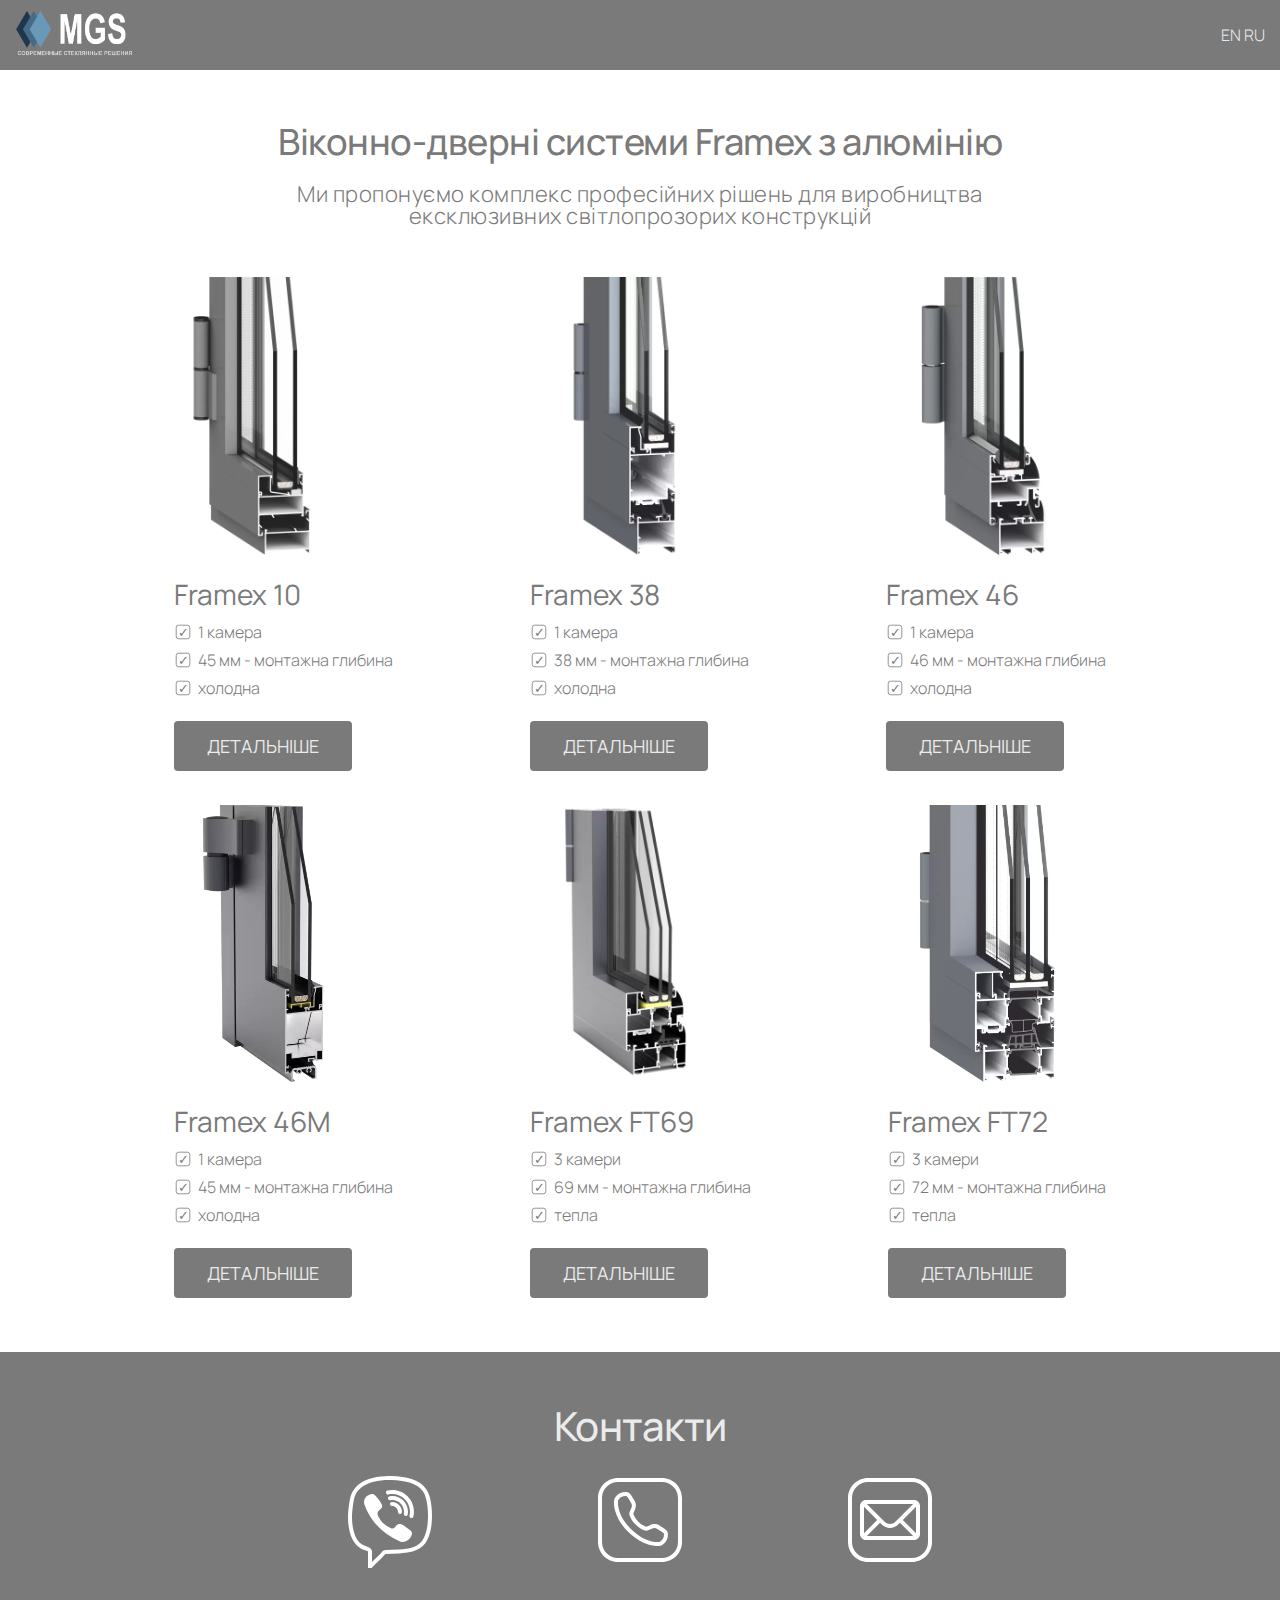
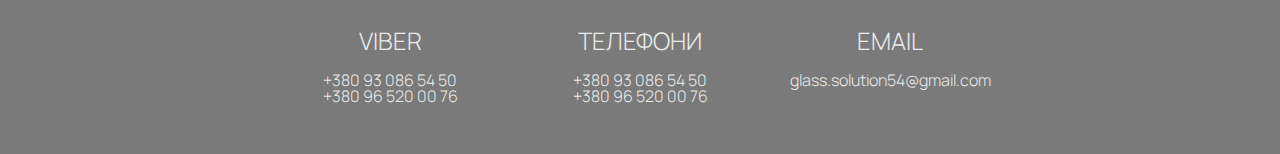
<file: index.html>
<!DOCTYPE html>
<html lang="en">
<head>
  <meta charset="UTF-8">
  <meta http-equiv="X-UA-Compatible" content="IE=edge">
  <meta name="viewport" content="width=device-width, initial-scale=1.0">
  <link href="https://fonts.googleapis.com/css?family=Manrope:300,regular,500&display=swap" rel="stylesheet" />
  <link rel="stylesheet" href="css/style.css">
  <title>MGS Aluminium</title>
</head>
<body>
  <header class="header">
    <div class="header__container">
      <a href="#home"><img class="logo" src="./img/logo-light.png" alt="logo"></a>
      <div class="lang-switchers">
        <span class="en lang-switcher"><a href="./english-version.html">EN</a></span>
        <span class="ru lang-switcher"><a href="./russian-version.html">RU</a></span>
      </div>
    </div>
  </header>
  <main>
    <section class="systems">
      <div class="systems__container">
        <div class="systems__content">
          <h1 class="systems__title">Віконно-дверні системи Framex з алюмінію</h1>
          <p class="systems__text">Ми пропонуємо комплекс професійних рішень для виробництва ексклюзивних світлопрозорих конструкцій</p>
        </div>
        <div class="systems__items items-systems">
          <div class="systems__item systems-item">
            <a href="./pages/framex-10.html">
              <img src="./img/framex-10-window.jpg" alt="Framex 10" class="systems-item__image">
            </a>
            <a href="./pages/framex-10.html"><h3 class="systems-item__title">Framex 10</h3></a>
            <div class="systems-item__characteristics characteristics">
              <p class="characteristics__item">1 камера</p>
              <p class="characteristics__item">45 мм - монтажна глибина</p>
              <p class="characteristics__item">холодна</p>
            </div>
            <a href="./pages/framex-10.html" class="systems-item__button">Детальніше</a>
          </div>
          <div class="systems__item systems-item">
            <a href="./pages/framex-38.html"><img src="./img/framex-38-window.jpg" alt="Framex 38" class="systems-item__image"></a>
            <a href="./pages/framex-38.html"><h3 class="systems-item__title">Framex 38</h3></a>
            <div class="systems-item__characteristics characteristics">
              <p class="characteristics__item">1 камера</p>
              <p class="characteristics__item">38 мм - монтажна глибина</p>
              <p class="characteristics__item">холодна</p>
            </div>
            <a href="./pages/framex-38.html" class="systems-item__button">Детальніше</a>
          </div>
          <div class="systems__item systems-item">
            <a href="./pages/framex-46.html"><img src="./img/framex-46-window.jpg" alt="Framex 46" class="systems-item__image"></a>
            <a href="./pages/framex-46.html"><h3 class="systems-item__title">Framex 46</h3></a>
            <div class="systems-item__characteristics characteristics">
              <p class="characteristics__item">1 камера</p>
              <p class="characteristics__item">46 мм - монтажна глибина</p>
              <p class="characteristics__item">холодна</p>
            </div>
            <a href="./pages/framex-46.html" class="systems-item__button">Детальніше</a>
          </div>
          <div class="systems__item systems-item">
            <a href="./pages/framex-46-m.html"><img src="./img/framex-46m.jpg" alt="Framex 46M" class="systems-item__image"></a>
            <a href="./pages/framex-46-m.html"><h3 class="systems-item__title">Framex 46M</h3></a>
            <div class="systems-item__characteristics characteristics">
              <p class="characteristics__item">1 камера</p>
              <p class="characteristics__item">45 мм - монтажна глибина</p>
              <p class="characteristics__item">холодна</p>
            </div>
            <a href="./pages/framex-46-m.html" class="systems-item__button">Детальніше</a>
          </div>
          <div class="systems__item systems-item">
            <a href="./pages/framex-FT-69.html"><img src="./img/framex-ft69-window.jpg" alt="Framex FT69" class="systems-item__image"></a>
            <a href="./pages/framex-FT-69.html"><h3 class="systems-item__title">Framex FT69</h3></a>
            <div class="systems-item__characteristics characteristics">
              <p class="characteristics__item">3 камери</p>
              <p class="characteristics__item">69 мм - монтажна глибина</p>
              <p class="characteristics__item">тепла</p>
            </div>
            <a href="./pages/framex-FT-69.html" class="systems-item__button">Детальніше</a>
          </div>
          <div class="systems__item systems-item">
            <a href="./pages/framex-FT-72.html"><img src="./img/framex-ft72-window.jpg" alt="Framex FT72" class="systems-item__image"></a>
            <a href="./pages/framex-FT-72.html"><h3 class="systems-item__title">Framex FT72</h3></a>
            <div class="systems-item__characteristics characteristics">
              <p class="characteristics__item">3 камери</p>
              <p class="characteristics__item">72 мм - монтажна глибина</p>
              <p class="characteristics__item">тепла</p>
            </div>
            <a href="./pages/framex-FT-72.html" class="systems-item__button">Детальніше</a>
          </div>
        </div>
        <!-- <div class="systems__slider slider-systems">
          <div class="slider-systems__items">
            <div class="slider-systems__item slider-item">
              <img src="./img/01-window.jpg" alt="Framex 46" class="slider-item__image">
              <div class="slider-item__content">
                <div class="slider-item__text">
                  <h3 class="slider-item__title">Framex 46</h3>
                  <p class="slider-item__text">Холодна віконно-дверна система, яка призначена для виготовлення вікон, дверей в неопалюваних приміщеннях або для створення внутрішніх перегородок в офісах, в комерційних будівлях або в житлових будівлях.</p>
                </div>
                <div class="slider-item__characteristics characteristics">
                  <div class="characterictics__item item-characterictic">
                    <p class="item-characterictic__name">Звукоізоляція</p>
                    <div class="item-characteristic__range">
                      <span style="width: 50%"></span>
                    </div>
                  </div>
                  <div class="characterictics__item item-characterictic">
                    <p class="item-characterictic__name">Енергоефективність</p>
                    <div class="item-characteristic__range">
                      <span style="width: 0%"></span>
                    </div>
                  </div>
                  <div class="characterictics__item item-characterictic">
                    <p class="item-characterictic__name">Ціна</p>
                    <div class="item-characteristic__range">
                      <span style="width: 70%"></span>
                    </div>
                  </div>
                </div>
                <div class="slider-item__features">
                  
                </div>
              </div>
            </div>
          </div>
          <div class="slider-systems__switchers switchers">
            <span class="switchers__switcher switcher-active"></span>
            <span class="switchers__switcher"></span>
            <span class="switchers__switcher"></span>
            <span class="switchers__switcher"></span>
            <span class="switchers__switcher"></span>
          </div>
        </div> -->
      </div>
    </section>
  </main>
  <footer class="contacts">
    <div class="contacts__container">
      <div class="contacts__text">
        <h2 class="contacts__title text-light">Контакти</h2>
      </div>
      <div class="contacts__items">
        <div class="contacts__item contacts-item">
          <img src="img/viber-icon.svg" alt="viber" class="contacts-item__icon">
          <h3>Viber</h3>
          <p><a class="contacts-item__link"  href="viber://chat?number=%2B380930865450">+380 93 086 54 50</a><br><a class="contacts-item__link"  href="viber://chat?number=%2B380965200076">+380 96 520 00 76</a></p>
        </div>
        <div class="contacts__item contacts-item">
          <img src="img/phone-icon.svg" alt="phone" class="contacts-item__icon">
          <h3>Телефони</h3>
          <p><a class="contacts-item__link" href="tel:+380930865450">+380 93 086 54 50</a><br><a class="contacts-item__link" href="tel:+380965200076">+380 96 520 00 76</a></p>
        </div>
        <div class="contacts__item contacts-item">
          <img src="img/mail-icon.svg" alt="mail" class="contacts-item__icon">
          <h3>Email</h3>
          <p><a class="contacts-item__link" href="mailto:glass.solution54@gmail.com">glass.solution54@gmail.com</a></p>
        </div>
      </div>
    </div>
  </footer>
</body>
</html>
</file>
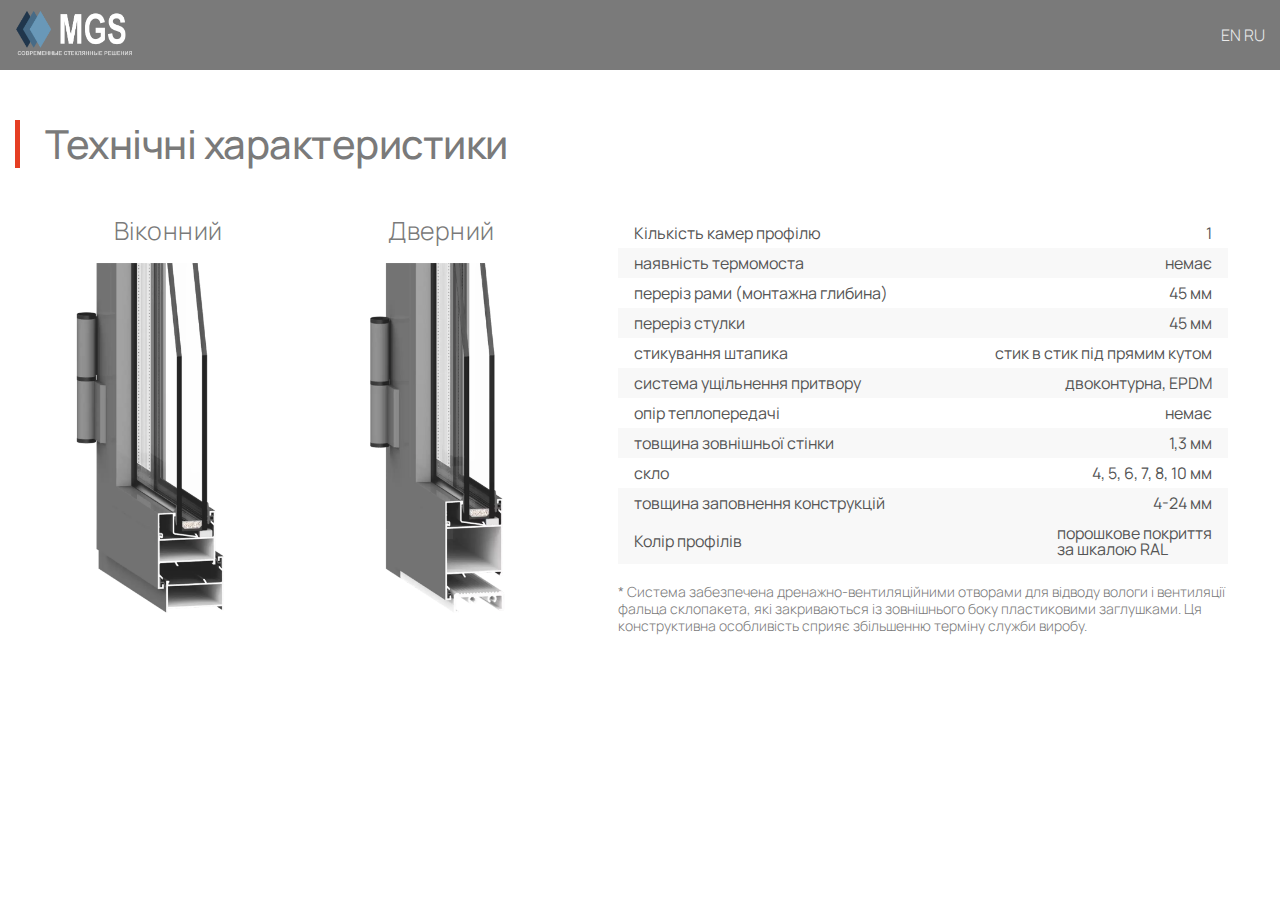
<file: pages/framex-10.html>
<!DOCTYPE html>
<html lang="en">
<head>
  <meta charset="UTF-8">
  <meta http-equiv="X-UA-Compatible" content="IE=edge">
  <meta name="viewport" content="width=device-width, initial-scale=1.0">
  <link href="https://fonts.googleapis.com/css?family=Manrope:300,regular,500&display=swap" rel="stylesheet" />
  <link rel="stylesheet" href="../css/item.css">
  <title>Framex 10</title>
</head>
<body>
  <header class="header">
    <div class="header__container">
      <a href="../index.html"><img class="logo" src="../img/logo-light.png" alt="logo"></a>
      <div class="lang-switchers">
        <span class="en lang-switcher"><a href="./english-version.html">EN</a></span>
        <span class="ru lang-switcher"><a href="./russian-version.html">RU</a></span>
      </div>
    </div>
  </header>
  <main>
    <section class="characteristics">
      <div class="characteristics__container">
        <h2 class="characteristics__title">Технічні характеристики</h2>
        <div class="characteristics__main">
          <div class="characterictics__cards">
            <div class="characteristics__card">
              <h3 class="card__title">Віконний</h3>
              <img src="../img/framex-10-window.jpg" alt="framex 10 window" class="card__image">
            </div>
            <div class="characteristics__card">
              <h3 class="card__title">Дверний</h3>
              <img src="../img/framex-10-door.jpg" alt="framex 10 door" class="card__image">
            </div>
          </div>
          <div class="characteristics__content">
            <div class="characteristics__item item-characteristic">
              <span class="item-characteristic__title">Кількість камер профілю</span>
              <span class="item-characteristic__value">1</span>
            </div>
            <div class="characteristics__item item-characteristic">
              <span class="item-characteristic__title">наявність термомоста</span>
              <span class="item-characteristic__value">немає</span>
            </div>
            <div class="characteristics__item item-characteristic">
              <span class="item-characteristic__title">переріз рами (монтажна глибина)</span>
              <span class="item-characteristic__value">45 мм</span>
            </div>
            <div class="characteristics__item item-characteristic">
              <span class="item-characteristic__title">переріз стулки</span>
              <span class="item-characteristic__value">45 мм</span>
            </div>
            <div class="characteristics__item item-characteristic">
              <span class="item-characteristic__title">стикування штапика</span>
              <span class="item-characteristic__value">стик в стик під прямим кутом</span>
            </div>
            <div class="characteristics__item item-characteristic">
              <span class="item-characteristic__title">система ущільнення притвору</span>
              <span class="item-characteristic__value">двоконтурна, EPDM</span>
            </div>
            <div class="characteristics__item item-characteristic">
              <span class="item-characteristic__title">опір теплопередачі</span>
              <span class="item-characteristic__value">немає</span>
            </div>
            <div class="characteristics__item item-characteristic">
              <span class="item-characteristic__title">товщина зовнішньої стінки</span>
              <span class="item-characteristic__value">1,3 мм</span>
            </div>
            <div class="characteristics__item item-characteristic">
              <span class="item-characteristic__title">скло</span>
              <span class="item-characteristic__value">4, 5, 6, 7, 8, 10 мм</span>
            </div>
            <div class="characteristics__item item-characteristic">
              <span class="item-characteristic__title">товщина заповнення конструкцій</span>
              <span class="item-characteristic__value">4-24 мм</span>
            </div>
            <div class="characteristics__item item-characteristic">
              <span class="item-characteristic__title">Колір профілів</span>
              <span class="item-characteristic__value">порошкове покриття <br>за шкалою RAL</span>
            </div>
            <p class="characteristics__specification">
              * Cистема забезпечена дренажно-вентиляційними отворами для відводу вологи і вентиляції
               фальца склопакета, які закриваються із зовнішнього боку пластиковими заглушками. Ця 
               конструктивна особливість сприяє збільшенню терміну служби виробу.
            </p>
          </div>
        </div>
      </div>
    </section>
  </main>
</body>
</html>
</file>
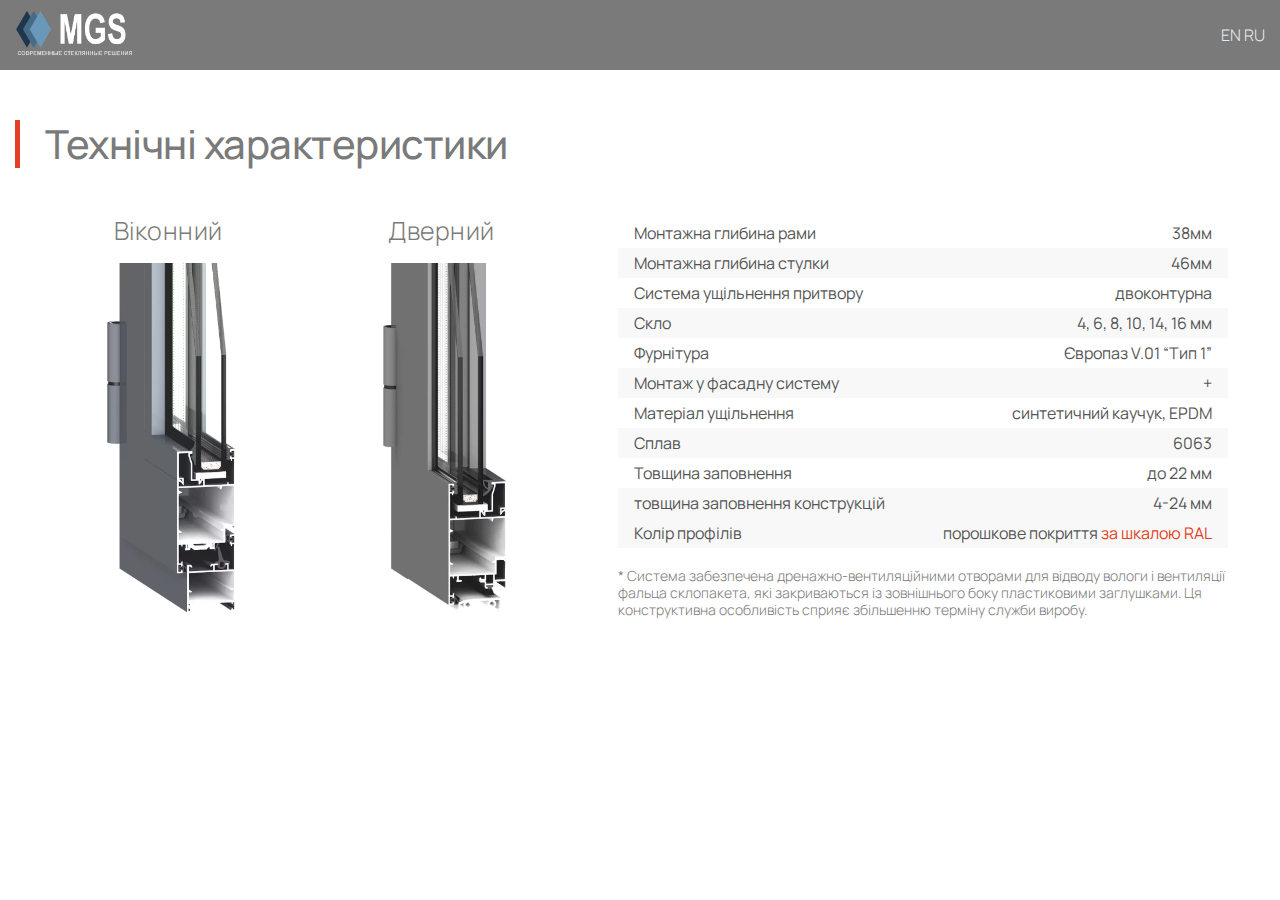
<file: pages/framex-38.html>
<!DOCTYPE html>
<html lang="en">
<head>
  <meta charset="UTF-8">
  <meta http-equiv="X-UA-Compatible" content="IE=edge">
  <meta name="viewport" content="width=device-width, initial-scale=1.0">
  <link href="https://fonts.googleapis.com/css?family=Manrope:300,regular,500&display=swap" rel="stylesheet" />
  <link rel="stylesheet" href="../css/item.css">
  <title>Framex 38</title>
</head>
<body>
  <header class="header">
    <div class="header__container">
      <a href="../index.html"><img class="logo" src="../img/logo-light.png" alt="logo"></a>
      <div class="lang-switchers">
        <span class="en lang-switcher"><a href="./english-version.html">EN</a></span>
        <span class="ru lang-switcher"><a href="./russian-version.html">RU</a></span>
      </div>
    </div>
  </header>
  <main>
    <section class="characteristics">
      <div class="characteristics__container">
        <h2 class="characteristics__title">Технічні характеристики</h2>
        <div class="characteristics__main">
          <div class="characterictics__cards">
            <div class="characteristics__card">
              <h3 class="card__title">Віконний</h3>
              <img src="../img/framex-38-window.jpg" alt="framex 38 window" class="card__image">
            </div>
            <div class="characteristics__card">
              <h3 class="card__title">Дверний</h3>
              <img src="../img/framex-38-door.jpg" alt="framex 38 door" class="card__image">
            </div>
          </div>
          <div class="characteristics__content">
            <div class="characteristics__item item-characteristic">
              <span class="item-characteristic__title">Монтажна глибина рами</span>
              <span class="item-characteristic__value">38мм</span>
            </div>
            <div class="characteristics__item item-characteristic">
              <span class="item-characteristic__title">Монтажна глибина стулки</span>
              <span class="item-characteristic__value">46мм</span>
            </div>
            <div class="characteristics__item item-characteristic">
              <span class="item-characteristic__title">Система ущільнення притвору</span>
              <span class="item-characteristic__value">двоконтурна</span>
            </div>
            <div class="characteristics__item item-characteristic">
              <span class="item-characteristic__title">Скло</span>
              <span class="item-characteristic__value">4, 6, 8, 10, 14, 16 мм</span>
            </div>
            <div class="characteristics__item item-characteristic">
              <span class="item-characteristic__title">Фурнітура</span>
              <span class="item-characteristic__value">Європаз V.01 “Тип 1”</span>
            </div>
            <div class="characteristics__item item-characteristic">
              <span class="item-characteristic__title">Монтаж у фасадну систему</span>
              <span class="item-characteristic__value">+</span>
            </div>
            <div class="characteristics__item item-characteristic">
              <span class="item-characteristic__title">Матеріал ущільнення</span>
              <span class="item-characteristic__value">синтетичний каучук, EPDM</span>
            </div>
            <div class="characteristics__item item-characteristic">
              <span class="item-characteristic__title">Сплав</span>
              <span class="item-characteristic__value">6063</span>
            </div>
            <div class="characteristics__item item-characteristic">
              <span class="item-characteristic__title">Товщина заповнення</span>
              <span class="item-characteristic__value">до 22 мм</span>
            </div>
            <div class="characteristics__item item-characteristic">
              <span class="item-characteristic__title">товщина заповнення конструкцій</span>
              <span class="item-characteristic__value">4-24 мм</span>
            </div>
            <div class="characteristics__item item-characteristic">
              <span class="item-characteristic__title">Колір профілів</span>
              <span class="item-characteristic__value">порошкове покриття <span style="color: #e53e23">за шкалою RAL</span></span>
            </div>
            <p class="characteristics__specification">
              * Cистема забезпечена дренажно-вентиляційними отворами для відводу вологи і вентиляції
               фальца склопакета, які закриваються із зовнішнього боку пластиковими заглушками. Ця 
               конструктивна особливість сприяє збільшенню терміну служби виробу.
            </p>
          </div>
        </div>
      </div>
    </section>
  </main>
</body>
</html>
</file>
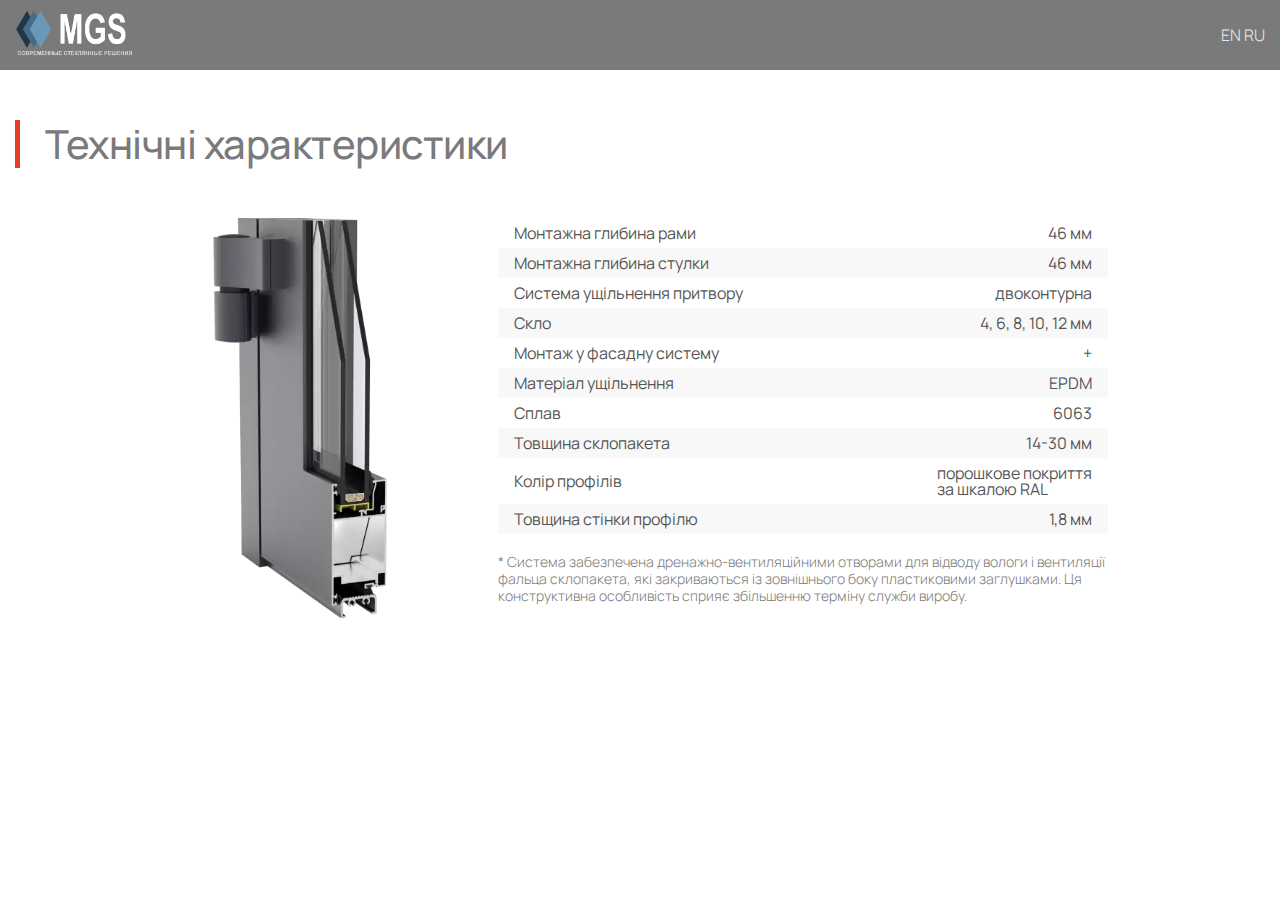
<file: pages/framex-46-m.html>
<!DOCTYPE html>
<html lang="en">
<head>
  <meta charset="UTF-8">
  <meta http-equiv="X-UA-Compatible" content="IE=edge">
  <meta name="viewport" content="width=device-width, initial-scale=1.0">
  <link href="https://fonts.googleapis.com/css?family=Manrope:300,regular,500&display=swap" rel="stylesheet" />
  <link rel="stylesheet" href="../css/item.css">
  <title>Framex 46M</title>
</head>
<body>
  <header class="header">
    <div class="header__container">
      <a href="../index.html"><img class="logo" src="../img/logo-light.png" alt="logo"></a>
      <div class="lang-switchers">
        <span class="en lang-switcher"><a href="./english-version.html">EN</a></span>
        <span class="ru lang-switcher"><a href="./russian-version.html">RU</a></span>
      </div>
    </div>
  </header>
  <main>
    <section class="characteristics">
      <div class="characteristics__container">
        <h2 class="characteristics__title">Технічні характеристики</h2>
        <div class="characteristics__main">
          <div class="characterictics__cards">
            <div class="characteristics__card">
              <img src="../img/framex-46m.jpg" alt="framex 46m" class="card__image card__image-big">
            </div>
          </div>
          <div class="characteristics__content">
            <div class="characteristics__item item-characteristic">
              <span class="item-characteristic__title">Монтажна глибина рами</span>
              <span class="item-characteristic__value">46 мм</span>
            </div>
            <div class="characteristics__item item-characteristic">
              <span class="item-characteristic__title">Монтажна глибина стулки</span>
              <span class="item-characteristic__value">46 мм</span>
            </div>
            <div class="characteristics__item item-characteristic">
              <span class="item-characteristic__title">Система ущільнення притвору</span>
              <span class="item-characteristic__value">двоконтурна</span>
            </div>
            <div class="characteristics__item item-characteristic">
              <span class="item-characteristic__title">Скло</span>
              <span class="item-characteristic__value">4, 6, 8, 10, 12 мм</span>
            </div>
            <div class="characteristics__item item-characteristic">
              <span class="item-characteristic__title">Монтаж у фасадну систему</span>
              <span class="item-characteristic__value">+</span>
            </div>
            <div class="characteristics__item item-characteristic">
              <span class="item-characteristic__title">Матеріал ущільнення</span>
              <span class="item-characteristic__value">EPDM</span>
            </div>
            <div class="characteristics__item item-characteristic">
              <span class="item-characteristic__title">Сплав</span>
              <span class="item-characteristic__value">6063</span>
            </div>
            <div class="characteristics__item item-characteristic">
              <span class="item-characteristic__title">Товщина склопакета</span>
              <span class="item-characteristic__value">14-30 мм</span>
            </div>
            <div class="characteristics__item item-characteristic">
              <span class="item-characteristic__title">Колір профілів</span>
              <span class="item-characteristic__value">порошкове покриття <br>за шкалою RAL</span>
            </div>
            <div class="characteristics__item item-characteristic">
              <span class="item-characteristic__title">Товщина стінки профілю</span>
              <span class="item-characteristic__value">1,8 мм</span>
            </div>
            <p class="characteristics__specification">
              * Cистема забезпечена дренажно-вентиляційними отворами для відводу вологи і вентиляції
               фальца склопакета, які закриваються із зовнішнього боку пластиковими заглушками. Ця 
               конструктивна особливість сприяє збільшенню терміну служби виробу.
            </p>
          </div>
        </div>
      </div>
    </section>
  </main>
</body>
</html>
</file>
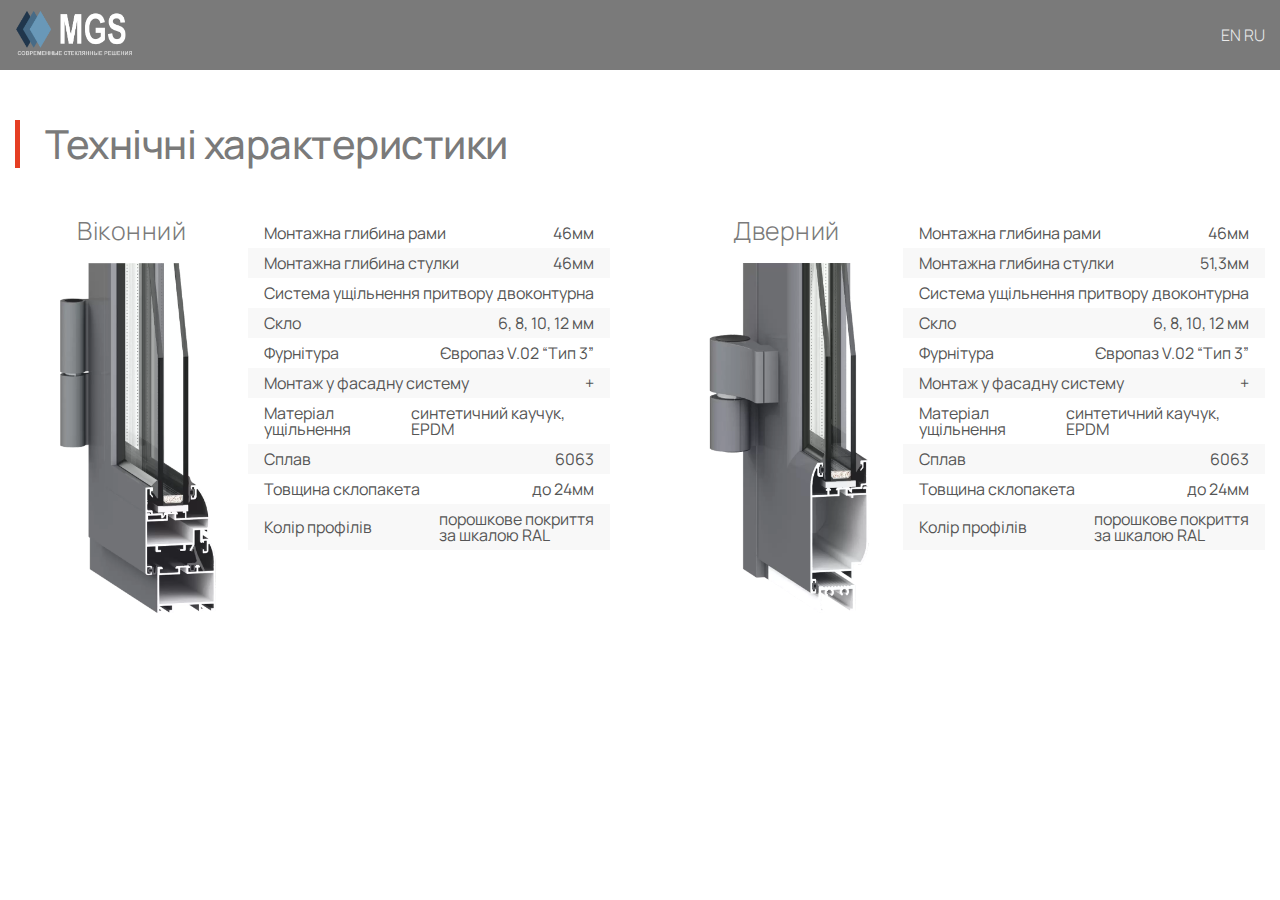
<file: pages/framex-46.html>
<!DOCTYPE html>
<html lang="en">
<head>
  <meta charset="UTF-8">
  <meta http-equiv="X-UA-Compatible" content="IE=edge">
  <meta name="viewport" content="width=device-width, initial-scale=1.0">
  <link href="https://fonts.googleapis.com/css?family=Manrope:300,regular,500&display=swap" rel="stylesheet" />
  <link rel="stylesheet" href="../css/item.css">
  <title>Framex 46</title>
</head>
<body>
  <header class="header">
    <div class="header__container">
      <a href="../index.html"><img class="logo" src="../img/logo-light.png" alt="logo"></a>
      <div class="lang-switchers">
        <span class="en lang-switcher"><a href="./english-version.html">EN</a></span>
        <span class="ru lang-switcher"><a href="./russian-version.html">RU</a></span>
      </div>
    </div>
  </header>
  <main>
    <section class="characteristics">
      <div class="characteristics__container">
        <h2 class="characteristics__title">Технічні характеристики</h2>
        <div class="characteristics__main characteristics__main-double">
          <div class="characteristics__half">
            <div class="characterictics__cards">
              <div class="characteristics__card">
                <h3 class="card__title">Віконний</h3>
                <img src="../img/framex-46-window.jpg" alt="framex 46 window" class="card__image">
              </div>
            </div>
            <div class="characteristics__content">
              <div class="characteristics__item item-characteristic">
                <span class="item-characteristic__title">Монтажна глибина рами</span>
                <span class="item-characteristic__value">46мм</span>
              </div>
              <div class="characteristics__item item-characteristic">
                <span class="item-characteristic__title">Монтажна глибина стулки</span>
                <span class="item-characteristic__value">46мм</span>
              </div>
              <div class="characteristics__item item-characteristic">
                <span class="item-characteristic__title">Система ущільнення притвору</span>
                <span class="item-characteristic__value">двоконтурна</span>
              </div>
              <div class="characteristics__item item-characteristic">
                <span class="item-characteristic__title">Скло</span>
                <span class="item-characteristic__value">6, 8, 10, 12 мм</span>
              </div>
              <div class="characteristics__item item-characteristic">
                <span class="item-characteristic__title">Фурнітура</span>
                <span class="item-characteristic__value">Європаз V.02 “Тип 3”</span>
              </div>
              <div class="characteristics__item item-characteristic">
                <span class="item-characteristic__title">Монтаж у фасадну систему</span>
                <span class="item-characteristic__value">+</span>
              </div>
              <div class="characteristics__item item-characteristic">
                <span class="item-characteristic__title">Матеріал ущільнення</span>
                <span class="item-characteristic__value">синтетичний каучук, EPDM</span>
              </div>
              <div class="characteristics__item item-characteristic">
                <span class="item-characteristic__title">Сплав</span>
                <span class="item-characteristic__value">6063</span>
              </div>
              <div class="characteristics__item item-characteristic">
                <span class="item-characteristic__title">Товщина склопакета</span>
                <span class="item-characteristic__value">до 24мм</span>
              </div>
              <div class="characteristics__item item-characteristic">
                <span class="item-characteristic__title">Колір профілів</span>
                <span class="item-characteristic__value">порошкове покриття <br>за шкалою RAL</span>
              </div>
            </div>
          </div>
          <div class="characteristics__half">
            <div class="characterictics__cards">
              <div class="characteristics__card">
                <h3 class="card__title">Дверний</h3>
                <img src="../img/framex-46-door.jpg" alt="framex 46 door" class="card__image">
              </div>
            </div>
            <div class="characteristics__content">
              <div class="characteristics__item item-characteristic">
                <span class="item-characteristic__title">Монтажна глибина рами</span>
                <span class="item-characteristic__value">46мм</span>
              </div>
              <div class="characteristics__item item-characteristic">
                <span class="item-characteristic__title">Монтажна глибина стулки</span>
                <span class="item-characteristic__value">51,3мм</span>
              </div>
              <div class="characteristics__item item-characteristic">
                <span class="item-characteristic__title">Система ущільнення притвору</span>
                <span class="item-characteristic__value">двоконтурна</span>
              </div>
              <div class="characteristics__item item-characteristic">
                <span class="item-characteristic__title">Скло</span>
                <span class="item-characteristic__value">6, 8, 10, 12 мм</span>
              </div>
              <div class="characteristics__item item-characteristic">
                <span class="item-characteristic__title">Фурнітура</span>
                <span class="item-characteristic__value">Європаз V.02 “Тип 3”</span>
              </div>
              <div class="characteristics__item item-characteristic">
                <span class="item-characteristic__title">Монтаж у фасадну систему</span>
                <span class="item-characteristic__value">+</span>
              </div>
              <div class="characteristics__item item-characteristic">
                <span class="item-characteristic__title">Матеріал ущільнення</span>
                <span class="item-characteristic__value">синтетичний каучук, EPDM</span>
              </div>
              <div class="characteristics__item item-characteristic">
                <span class="item-characteristic__title">Сплав</span>
                <span class="item-characteristic__value">6063</span>
              </div>
              <div class="characteristics__item item-characteristic">
                <span class="item-characteristic__title">Товщина склопакета</span>
                <span class="item-characteristic__value">до 24мм</span>
              </div>
              <div class="characteristics__item item-characteristic">
                <span class="item-characteristic__title">Колір профілів</span>
                <span class="item-characteristic__value">порошкове покриття <br>за шкалою RAL</span>
              </div>
            </div>
          </div>
        </div>
      </div>
    </section>
  </main>
</body>
</html>
</file>
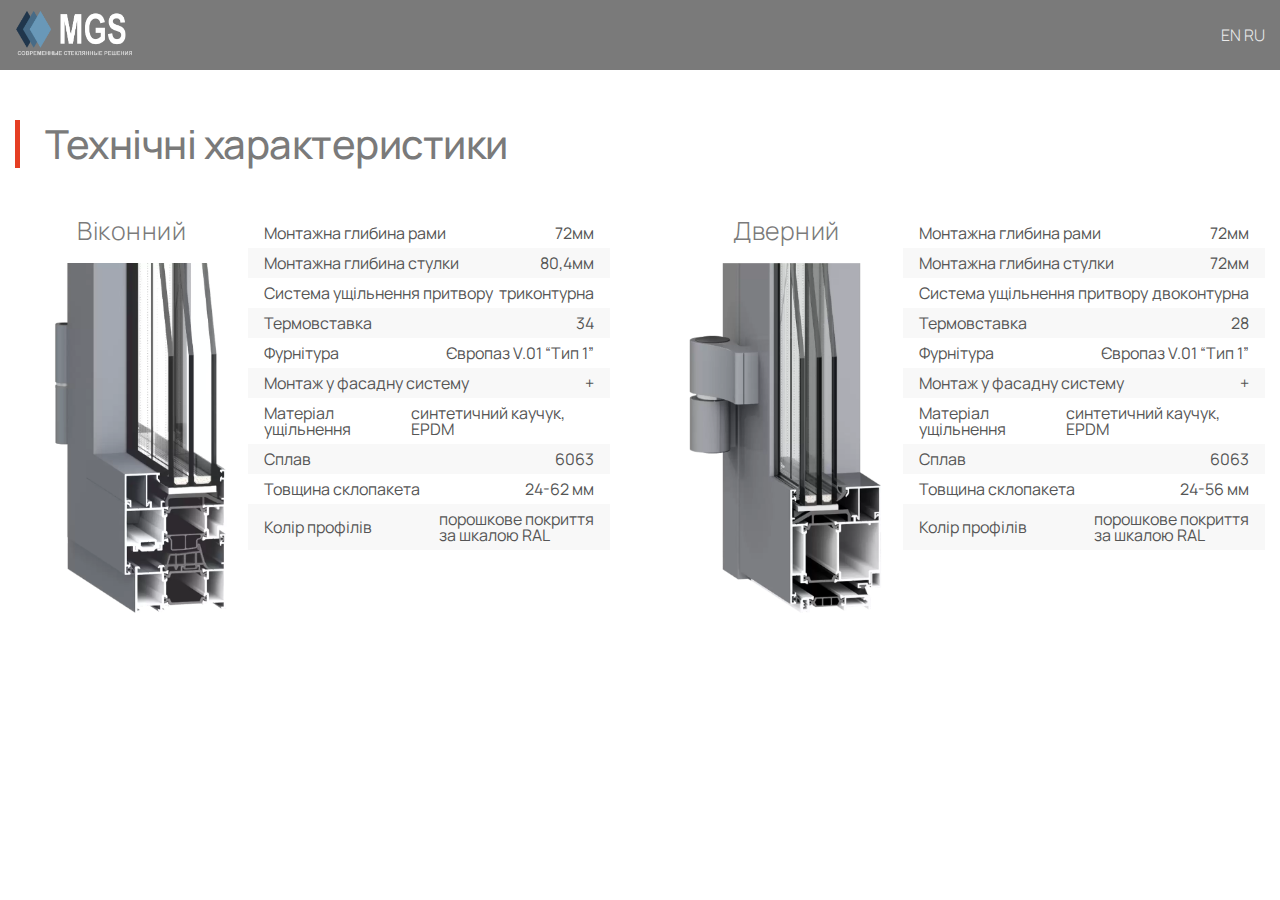
<file: pages/framex-FT-72.html>
<!DOCTYPE html>
<html lang="en">
<head>
  <meta charset="UTF-8">
  <meta http-equiv="X-UA-Compatible" content="IE=edge">
  <meta name="viewport" content="width=device-width, initial-scale=1.0">
  <link href="https://fonts.googleapis.com/css?family=Manrope:300,regular,500&display=swap" rel="stylesheet" />
  <link rel="stylesheet" href="../css/item.css">
  <title>Framex FT&@</title>
</head>
<body>
  <header class="header">
    <div class="header__container">
      <a href="../index.html"><img class="logo" src="../img/logo-light.png" alt="logo"></a>
      <div class="lang-switchers">
        <span class="en lang-switcher"><a href="./english-version.html">EN</a></span>
        <span class="ru lang-switcher"><a href="./russian-version.html">RU</a></span>
      </div>
    </div>
  </header>
  <main>
    <section class="characteristics">
      <div class="characteristics__container">
        <h2 class="characteristics__title">Технічні характеристики</h2>
        <div class="characteristics__main characteristics__main-double">
          <div class="characteristics__half">
            <div class="characterictics__cards">
              <div class="characteristics__card">
                <h3 class="card__title">Віконний</h3>
                <img src="../img/framex-ft72-window.jpg" alt="framex ft72 window" class="card__image">
              </div>
            </div>
            <div class="characteristics__content">
              <div class="characteristics__item item-characteristic">
                <span class="item-characteristic__title">Монтажна глибина рами</span>
                <span class="item-characteristic__value">72мм</span>
              </div>
              <div class="characteristics__item item-characteristic">
                <span class="item-characteristic__title">Монтажна глибина стулки</span>
                <span class="item-characteristic__value">80,4мм</span>
              </div>
              <div class="characteristics__item item-characteristic">
                <span class="item-characteristic__title">Система ущільнення притвору</span>
                <span class="item-characteristic__value">триконтурна</span>
              </div>
              <div class="characteristics__item item-characteristic">
                <span class="item-characteristic__title">Термовставка</span>
                <span class="item-characteristic__value">34</span>
              </div>
              <div class="characteristics__item item-characteristic">
                <span class="item-characteristic__title">Фурнітура</span>
                <span class="item-characteristic__value">Європаз V.01 “Тип 1”</span>
              </div>
              <div class="characteristics__item item-characteristic">
                <span class="item-characteristic__title">Монтаж у фасадну систему</span>
                <span class="item-characteristic__value">+</span>
              </div>
              <div class="characteristics__item item-characteristic">
                <span class="item-characteristic__title">Матеріал ущільнення</span>
                <span class="item-characteristic__value">синтетичний каучук, EPDM</span>
              </div>
              <div class="characteristics__item item-characteristic">
                <span class="item-characteristic__title">Сплав</span>
                <span class="item-characteristic__value">6063</span>
              </div>
              <div class="characteristics__item item-characteristic">
                <span class="item-characteristic__title">Товщина склопакета</span>
                <span class="item-characteristic__value">24-62 мм</span>
              </div>
              <div class="characteristics__item item-characteristic">
                <span class="item-characteristic__title">Колір профілів</span>
                <span class="item-characteristic__value">порошкове покриття <br>за шкалою RAL</span>
              </div>
            </div>
          </div>
          <div class="characteristics__half">
            <div class="characterictics__cards">
              <div class="characteristics__card">
                <h3 class="card__title">Дверний</h3>
                <img src="../img/framex-ft72-door.jpg" alt="framex ft72 door" class="card__image">
              </div>
            </div>
            <div class="characteristics__content">
              <div class="characteristics__item item-characteristic">
                <span class="item-characteristic__title">Монтажна глибина рами</span>
                <span class="item-characteristic__value">72мм</span>
              </div>
              <div class="characteristics__item item-characteristic">
                <span class="item-characteristic__title">Монтажна глибина стулки</span>
                <span class="item-characteristic__value">72мм</span>
              </div>
              <div class="characteristics__item item-characteristic">
                <span class="item-characteristic__title">Система ущільнення притвору</span>
                <span class="item-characteristic__value">двоконтурна</span>
              </div>
              <div class="characteristics__item item-characteristic">
                <span class="item-characteristic__title">Термовставка</span>
                <span class="item-characteristic__value">28</span>
              </div>
              <div class="characteristics__item item-characteristic">
                <span class="item-characteristic__title">Фурнітура</span>
                <span class="item-characteristic__value">Європаз V.01 “Тип 1”</span>
              </div>
              <div class="characteristics__item item-characteristic">
                <span class="item-characteristic__title">Монтаж у фасадну систему</span>
                <span class="item-characteristic__value">+</span>
              </div>
              <div class="characteristics__item item-characteristic">
                <span class="item-characteristic__title">Матеріал ущільнення</span>
                <span class="item-characteristic__value">синтетичний каучук, EPDM</span>
              </div>
              <div class="characteristics__item item-characteristic">
                <span class="item-characteristic__title">Сплав</span>
                <span class="item-characteristic__value">6063</span>
              </div>
              <div class="characteristics__item item-characteristic">
                <span class="item-characteristic__title">Товщина склопакета</span>
                <span class="item-characteristic__value">24-56 мм</span>
              </div>
              <div class="characteristics__item item-characteristic">
                <span class="item-characteristic__title">Колір профілів</span>
                <span class="item-characteristic__value">порошкове покриття <br>за шкалою RAL</span>
              </div>
            </div>
          </div>
        </div>
      </div>
    </section>
  </main>
</body>
</html>
</file>
<file: css/style.css>
@import url("reset.css");

html {
  scroll-behavior: smooth;
}

body {
  font-family: 'Manrope';
  font-weight: 300;
}

[class*="__container"] {
	max-width: 1400px;
	margin: 0 auto;
	padding: 0px 15px;
}

.header {
  background-color: #7a7a7a;
  color: #ebebeb;
  width: 100%;
}

.header__container {
  display: flex;
  justify-content: space-between;
  align-items: center;
  height: 70px;
}

.header .logo {
  width: 120px;
}

.lang-switcher:hover {
  transition: all ease 0.3s;
  color:#e53e23;
}

.systems {
  color: #7a7a7a;
  margin: 50px 0 70px;
}

.systems__container {
  display: flex;
  flex-direction: column;
  justify-content: center;
  align-items: center;
}

.systems__content {
  display: flex;
  flex-direction: column;
  align-items: center;
  max-width: 830px;
  margin-bottom: 50px;
}

.systems__title {
  color: #7a7a7a;
  font-size: 40px;
  font-weight: 500;
  line-height: 1.2em;
  letter-spacing: -0.5px;
  margin-bottom: 20px;
  text-align: center;
}

.systems__text {
  font-size: 22px;
  letter-spacing: 0.5px;
  text-align: center;
}

.systems__items {
  display: flex;
  align-items: center;
  justify-content: space-around;
  flex-wrap: wrap;
  gap: 10px;
}

.systems-item__image {
  max-width: 185px;
  margin-bottom: 25px;
}

.systems-item__title {
  font-size: 1.75rem;
  font-weight: 400;
  margin-bottom: 15px;
}

.characteristics__item {
  margin-bottom: 10px;
  list-style-type: none;
  font-size: 1em;
}

.characteristics__item::before {
  content: '\2713';
  transform: scale(0.8);
  height: 18px;
  width: 18px;
  display: inline-block;
  color: #7a7a7a;
  margin: 0 6px 0 0;
  padding-left: 2px;
  border: #7a7a7a 1px solid;
  border-radius: 20%;
}

.characteristics {
  margin-bottom: 40px;
}

.systems-item__button {
  font-size: 18px;
  font-weight: 400;
  padding: 13px 33px;
  text-transform: uppercase;
  color: #ebebeb;
  background-color: #7a7a7a;
  border-radius: 4px;
}

.systems-item__button:hover {
  transition: all ease 0.3s;
  background-color: #e53e23;
}

.contacts {
  color: #ebebeb;
  background-color: #7a7a7a;
}

.contacts__container {
  display: flex;
  flex-direction: column;
  align-items: center;
  padding: 50px 0;
}

.contacts__title {
  font-size: 40px;
  font-weight: 500;
  line-height: 1.2em;
  letter-spacing: -0.5px;
  margin-bottom: 20px;
}

.contacts__items {
  display: flex;
  justify-content: space-between;
  gap: 30px;
}

.contacts__item {
  display: flex;
  flex-direction: column;
  align-items: center;
  width: 250px;
}

.contacts-item__icon {
  margin-bottom: 50px;
}

.contacts h3 {
  font-size: 24px;
  line-height: 42px;
  text-transform: uppercase;
  margin-bottom: 10px;
}

@media (max-width: 1439px) {
  .systems__container {
    max-width: 1050px;
  }

  .systems__items {
    gap: 50px;
  }

  .systems__title {
    font-size: 36px;
  }

  .contacts__items {
    gap: 0;
  }
}

@media (max-width: 799px) {
  .contacts__items {
    flex-direction: column;
    gap: 50px;
  }
  .contacts-item__icon {
    margin-bottom: 0;
  }
}

@media (max-width: 425px) {
  .systems__text {
    display: none;
  }
}
</file>
<file: css/item.css>
@import url("reset.css");

body {
  font-family: 'Manrope';
  font-weight: 300;
}

[class*="__container"] {
	max-width: 1400px;
	margin: 0 auto;
	padding: 0px 15px;
}

.header {
  background-color: #7a7a7a;
  color: #ebebeb;
  width: 100%;
}

.header__container {
  display: flex;
  justify-content: space-between;
  align-items: center;
  height: 70px;
}

.header .logo {
  width: 120px;
}

.lang-switcher:hover {
  transition: all ease 0.3s;
  color:#e53e23;
}

.characteristics {
  color: #7a7a7a;
  padding: 50px 0 70px;
}

.characteristics__container {
  display: flex;
  flex-direction: column;
}

.characteristics__title {
  font-size: 40px;
  font-weight: 500;
  line-height: 1.2em;
  letter-spacing: -0.5px;
  margin: 0px 0px 50px 0px;
  padding: 0px 0px 0px 25px;
  border-style: solid;
  border-width: 0px 0px 0px 5px;
  border-color: #e53e23;
}

.characteristics__main {
  display: flex;
  gap: 60px;
  justify-content: center;
}

.characteristics__half {
  display: flex;
  justify-content: space-around;
}

.characterictics__cards {
  display: flex;
  gap: 40px;
}

.characteristics__card {
  display: flex;
  flex-direction: column;
  align-items: center;
}

.card__title {
  font-size: 25px;
  font-weight: 300;
  line-height: 1em;
  letter-spacing: 0.5px;
  margin-bottom: 20px;
}

.card__image {
  max-height: 350px;
}

.card__image-big {
  max-height: 400px;
}

.characteristics__content {
  max-width: 610px;
}

.characteristics__item {
  display: flex;
  justify-content: space-between;
  align-items: center;
  color: #555555;
  font-weight: 400;
  padding: 7px 16px;
}

.characteristics__item:nth-of-type(2n) {
  background-color: rgb(248, 248, 248);
}

.characteristics__item:last-of-type {
  background-color: rgb(248, 248, 248);
  margin-bottom: 20px;
}

.characteristics__specification {
  font-size: 14px;
  font-weight: 300;
  line-height: 1.2em;
}

@media (max-width: 1200px) {
  .characteristics__main-double {
    flex-direction: column;
    align-items: center;
  }
}

@media (max-width: 1023px) {
  .characteristics__main {
    flex-direction: column;
    align-items: center;
  }
}

@media (max-width: 550px) {
  .card__image {
    max-height: 280px;
  }

  .characteristics__half {
    flex-direction: column;
    align-items: center;
  }
}

@media (max-width: 424px) {
  .characterictics__cards {
    flex-direction: column;
  }

  .characteristics__title {
    font-size: 32px;
  }
}
</file>
